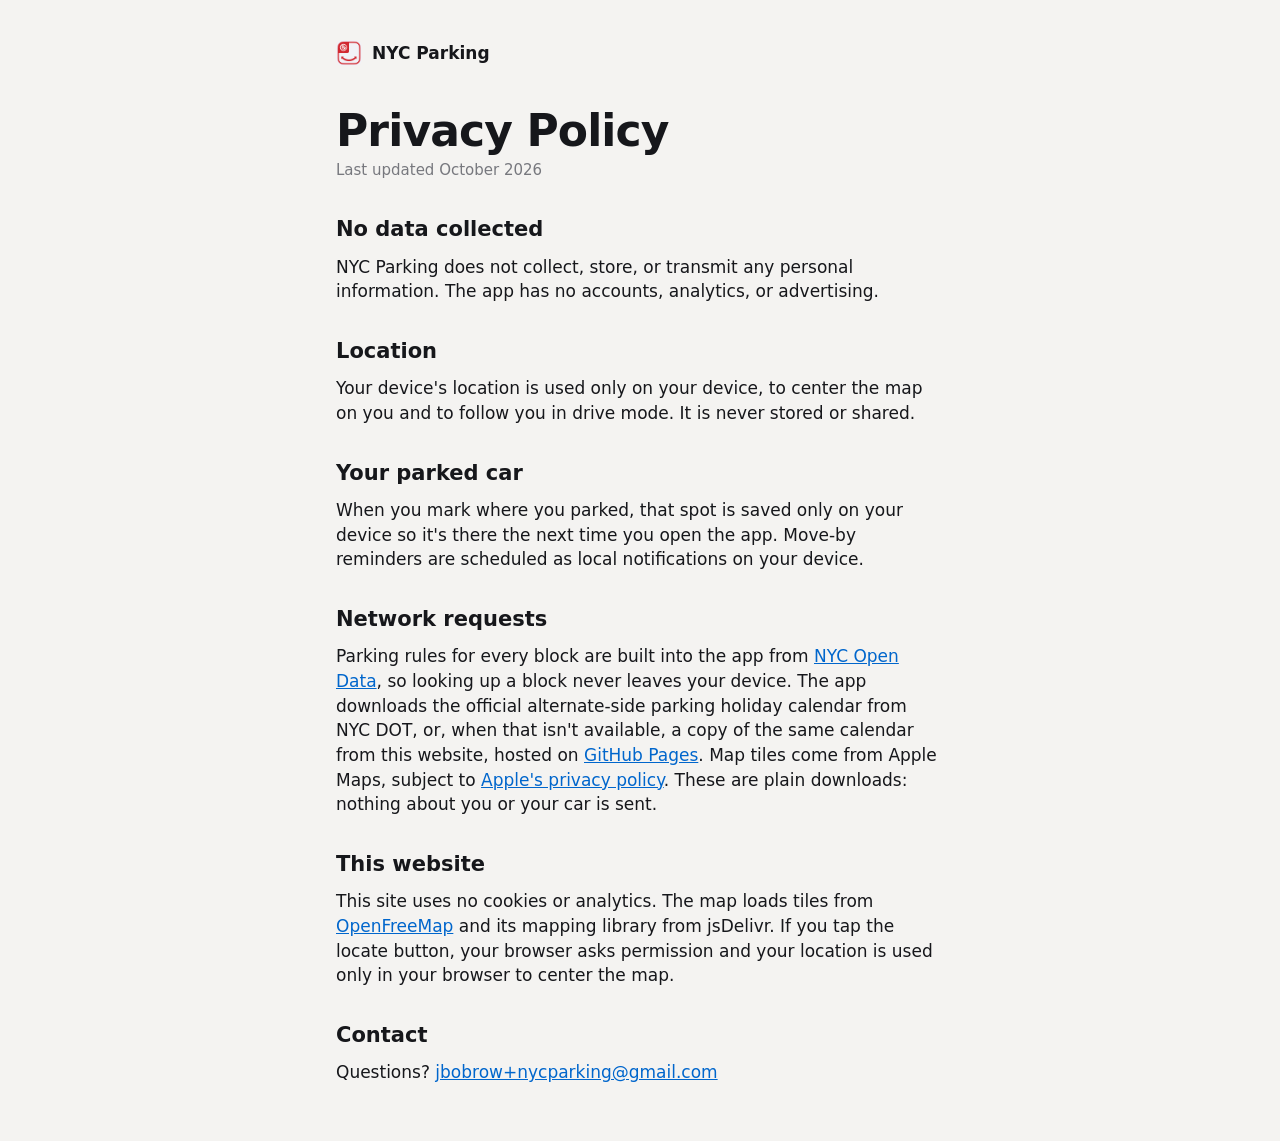
<file: docs/privacy.html>
<!DOCTYPE html>
<html lang="en">
<head>
  <meta charset="utf-8">
  <meta name="viewport" content="width=device-width, initial-scale=1, viewport-fit=cover">
  <title>Privacy Policy — NYC Parking</title>
  <meta name="theme-color" content="#f4f3f1">
  <link rel="icon" href="icon.png" type="image/png">
  <link rel="stylesheet" href="style.css?v=1.7.0">
</head>
<body>
  <main class="doc">
    <a class="back" href="./"><img src="icon.png" alt="">NYC Parking</a>

    <h1>Privacy Policy</h1>
    <p class="updated">Last updated October 2026</p>

    <h2>No data collected</h2>
    <p>NYC Parking does not collect, store, or transmit any personal information. The app has no accounts, analytics, or advertising.</p>

    <h2>Location</h2>
    <p>Your device's location is used only on your device, to center the map on you and to follow you in drive mode. It is never stored or shared.</p>

    <h2>Your parked car</h2>
    <p>When you mark where you parked, that spot is saved only on your device so it's there the next time you open the app. Move-by reminders are scheduled as local notifications on your device.</p>

    <h2>Network requests</h2>
    <p>Parking rules for every block are built into the app from <a href="https://opendata.cityofnewyork.us">NYC Open Data</a>, so looking up a block never leaves your device. The app downloads the official alternate-side parking holiday calendar from NYC DOT, or, when that isn't available, a copy of the same calendar from this website, hosted on <a href="https://docs.github.com/en/site-policy/privacy-policies/github-general-privacy-statement">GitHub Pages</a>. Map tiles come from Apple Maps, subject to <a href="https://www.apple.com/legal/privacy/">Apple's privacy policy</a>. These are plain downloads: nothing about you or your car is sent.</p>

    <h2>This website</h2>
    <p>This site uses no cookies or analytics. The map loads tiles from <a href="https://openfreemap.org">OpenFreeMap</a> and its mapping library from jsDelivr. If you tap the locate button, your browser asks permission and your location is used only in your browser to center the map.</p>

    <h2>Contact</h2>
    <p>Questions? <a href="mailto:jbobrow+nycparking@gmail.com">jbobrow+nycparking@gmail.com</a></p>
  </main>
</body>
</html>
</file>
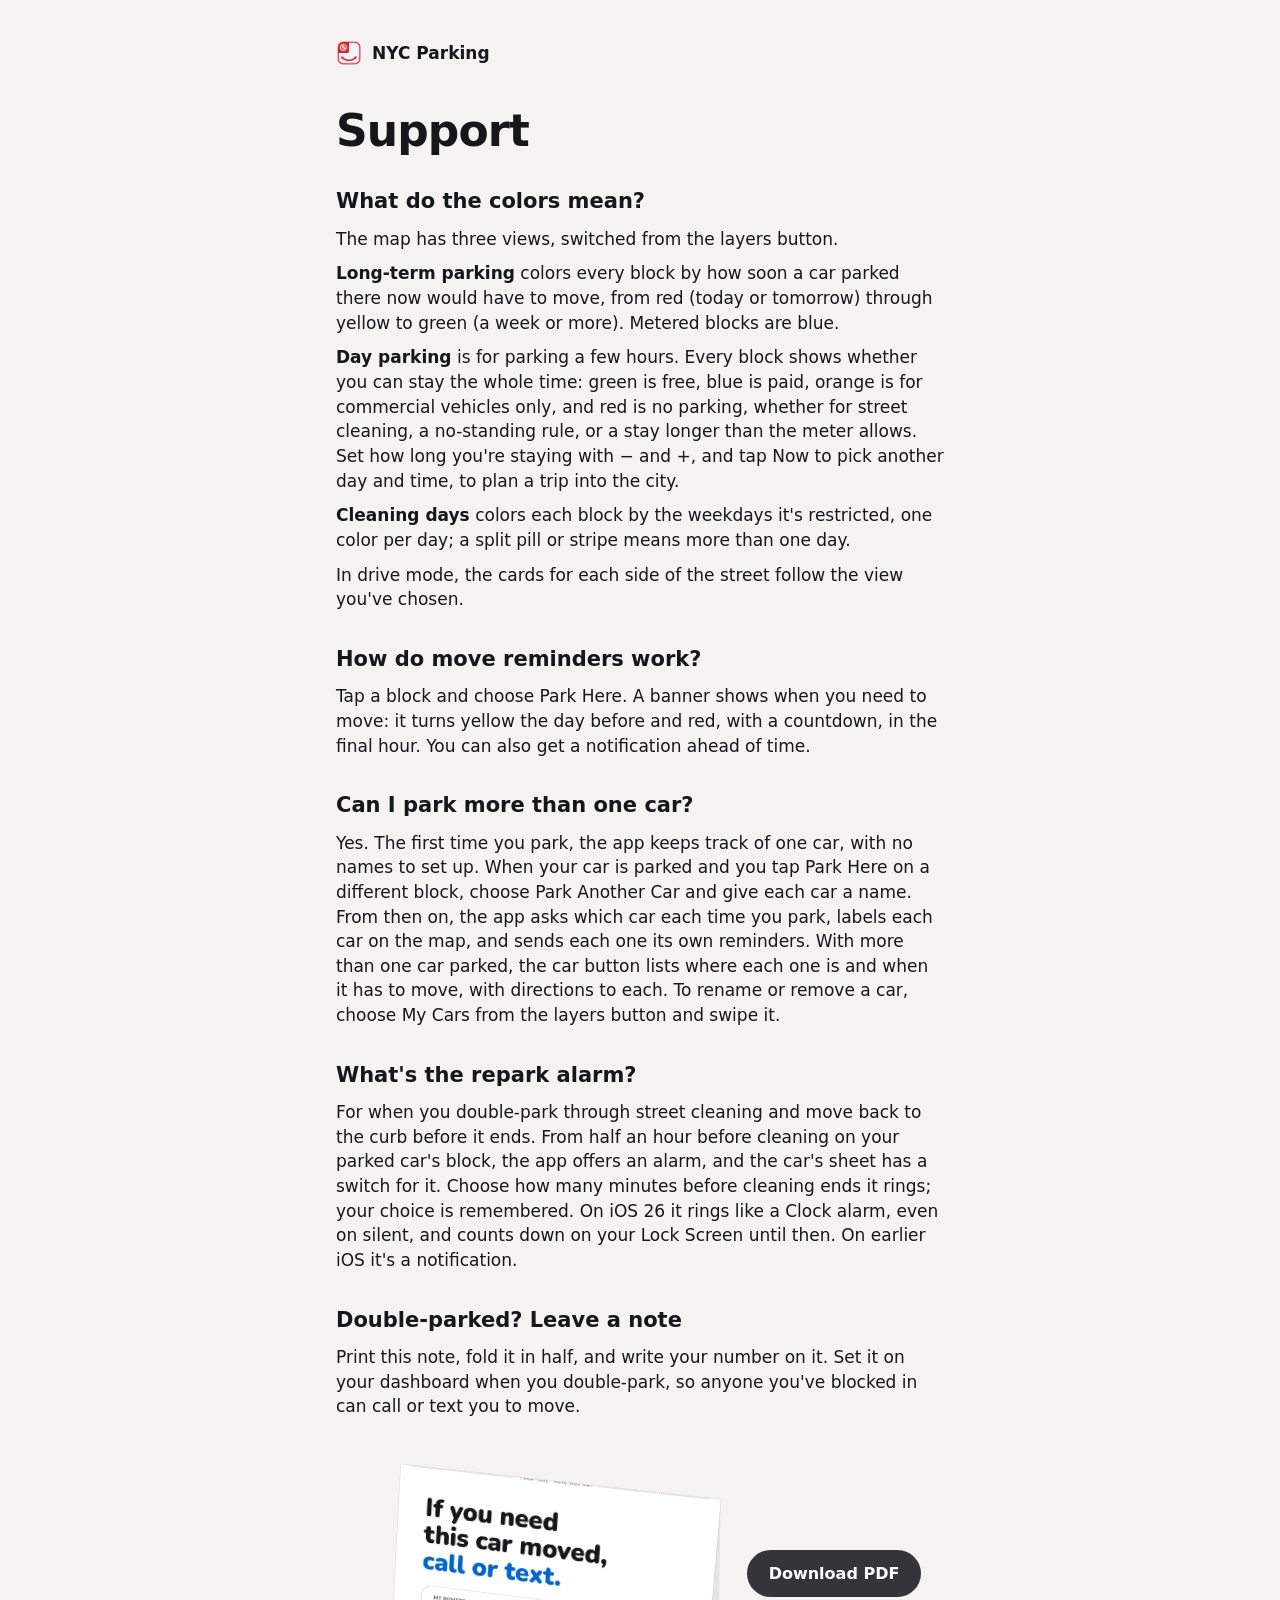
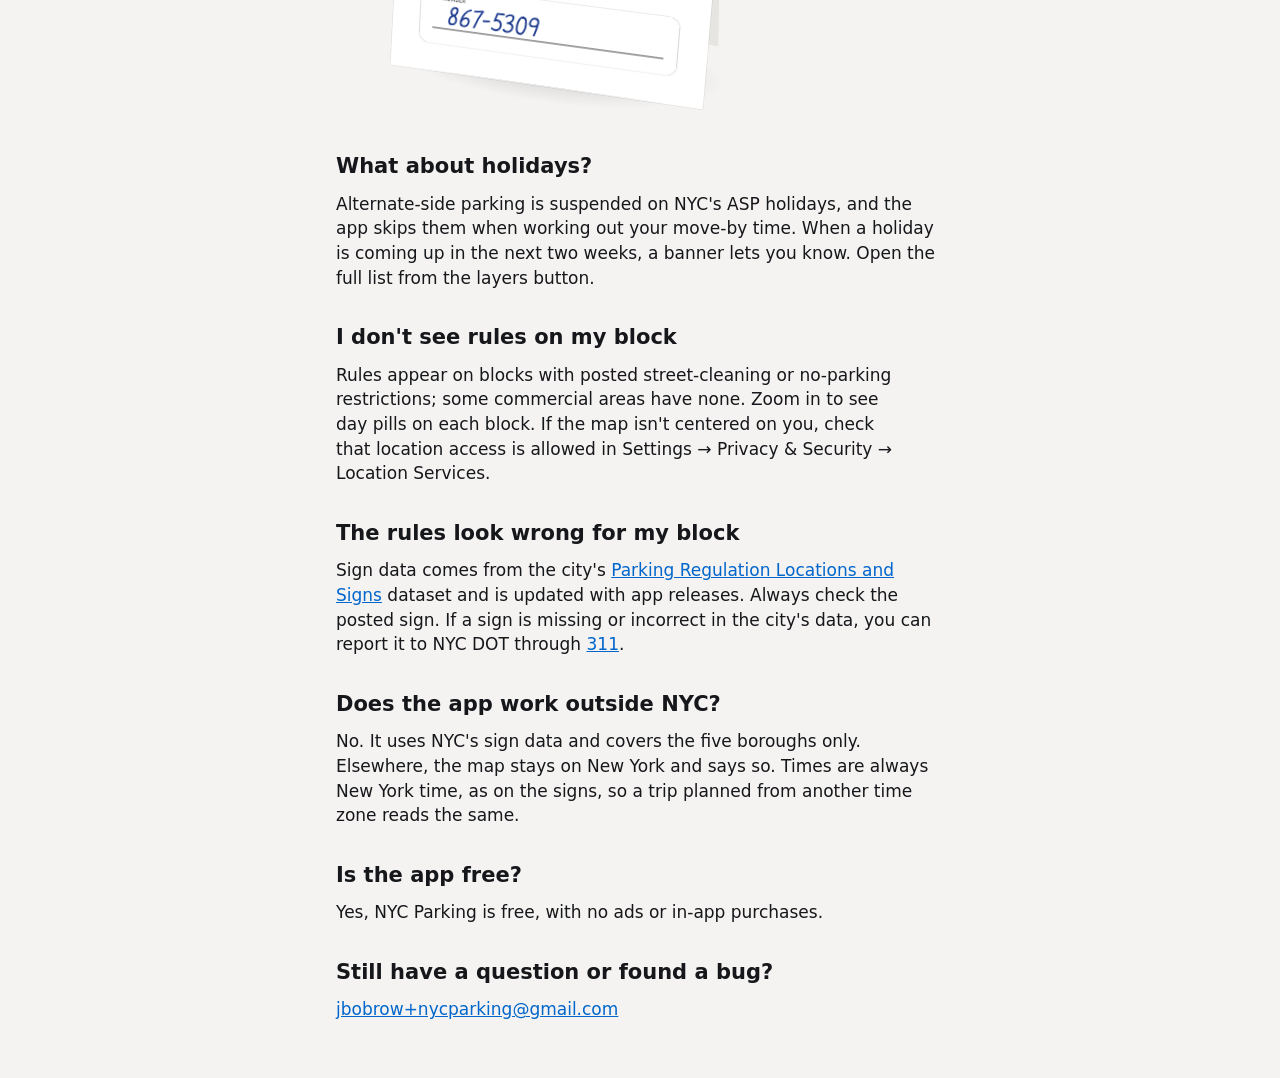
<file: docs/support.html>
<!DOCTYPE html>
<html lang="en">
<head>
  <meta charset="utf-8">
  <meta name="viewport" content="width=device-width, initial-scale=1, viewport-fit=cover">
  <title>Support — NYC Parking</title>
  <meta name="theme-color" content="#f4f3f1">
  <link rel="icon" href="icon.png" type="image/png">
  <link rel="stylesheet" href="style.css?v=1.7.1">
</head>
<body>
  <main class="doc">
    <a class="back" href="./"><img src="icon.png" alt="">NYC Parking</a>

    <h1>Support</h1>

    <h2>What do the colors mean?</h2>
    <p>The map has three views, switched from the layers button.</p>
    <p><strong>Long-term parking</strong> colors every block by how soon a car parked there now would have to move, from red (today or tomorrow) through yellow to green (a week or more). Metered blocks are blue.</p>
    <p><strong>Day parking</strong> is for parking a few hours. Every block shows whether you can stay the whole time: green is free, blue is paid, orange is for commercial vehicles only, and red is no parking, whether for street cleaning, a no-standing rule, or a stay longer than the meter allows. Set how long you're staying with − and +, and tap Now to pick another day and time, to plan a trip into the city.</p>
    <p><strong>Cleaning days</strong> colors each block by the weekdays it's restricted, one color per day; a split pill or stripe means more than one day.</p>
    <p>In drive mode, the cards for each side of the street follow the view you've chosen.</p>

    <h2>How do move reminders work?</h2>
    <p>Tap a block and choose Park Here. A banner shows when you need to move: it turns yellow the day before and red, with a countdown, in the final hour. You can also get a notification ahead of time.</p>

    <h2>Can I park more than one car?</h2>
    <p>Yes. The first time you park, the app keeps track of one car, with no names to set up. When your car is parked and you tap Park Here on a different block, choose Park Another Car and give each car a name. From then on, the app asks which car each time you park, labels each car on the map, and sends each one its own reminders. With more than one car parked, the car button lists where each one is and when it has to move, with directions to each. To rename or remove a car, choose My Cars from the layers button and swipe it.</p>

    <h2>What's the repark alarm?</h2>
    <p>For when you double-park through street cleaning and move back to the curb before it ends. From half an hour before cleaning on your parked car's block, the app offers an alarm, and the car's sheet has a switch for it. Choose how many minutes before cleaning ends it rings; your choice is remembered. On iOS 26 it rings like a Clock alarm, even on silent, and counts down on your Lock Screen until then. On earlier iOS it's a notification.</p>

    <h2>Double-parked? Leave a note</h2>
    <p>Print this note, fold it in half, and write your number on it. Set it on your dashboard when you double-park, so anyone you've blocked in can call or text you to move.</p>
    <div class="dash-note-row">
      <figure class="dash-note" role="img" aria-label="The note folded in half and standing on a dashboard, with 867-5309 written in as the number">
        <div class="note">
          <div class="note-half note-back"></div>
          <div class="note-shadow"></div>
          <div class="note-half note-front">
            <!-- 867-5309, in pen -->
            <svg class="note-number" viewBox="-3 -25 128 29" fill="none" stroke="currentColor" stroke-width="2.3" stroke-linecap="round" stroke-linejoin="round">
              <g transform="skewX(-10)">
                <path transform="translate(0 0) rotate(-2)" d="M7 -11C2 -13 2 -21 7.5 -21C12 -21 12 -13 7 -11C1 -9 1.5 0 7 0C13 0 12.5 -9 7 -11"/>
                <path transform="translate(15 0) rotate(1)" d="M11 -21C5 -19 2 -12 2 -6C2 -1 5 0 7 0C11 0 12 -3 12 -6C12 -10 8 -11 6 -10C4 -9 2.5 -7.5 2.5 -5"/>
                <path transform="translate(30 0) rotate(-1)" d="M2 -20L12 -21C9 -15 6.5 -8 5 0"/>
                <path transform="translate(44 0)" d="M1 -9.5L8 -10"/>
                <path transform="translate(55 0) rotate(2)" d="M4 -21L3 -12C6 -14 12 -13 12 -6C12 -1 7 1 2 -2M4 -21L12 -21.5"/>
                <path transform="translate(70 0) rotate(-2)" d="M2 -19C5 -22 12 -22 11 -16C10 -12 6 -11 5 -11C9 -11 13 -9 12 -4C11 1 4 1 2 -2"/>
                <path transform="translate(85 0) rotate(1)" d="M7 -21C2 -21 1 -12 2 -7C3 -1 6 0 8 0C12 0 13 -8 12 -13C11 -19 9 -21 6 -20"/>
                <path transform="translate(100 0) rotate(-1)" d="M12 -15C12 -20 9 -21 7 -21C3 -21 2 -17 2 -15C2 -12 5 -11 7 -11C10 -11 12 -13 12 -16C12 -10 11 -4 10 0"/>
              </g>
            </svg>
          </div>
        </div>
      </figure>
      <a class="download" href="dash-note.pdf?v=2" download="NYC Parking dash note.pdf">Download PDF</a>
    </div>

    <h2>What about holidays?</h2>
    <p>Alternate-side parking is suspended on NYC's ASP holidays, and the app skips them when working out your move-by time. When a holiday is coming up in the next two weeks, a banner lets you know. Open the full list from the layers button.</p>

    <h2>I don't see rules on my block</h2>
    <p>Rules appear on blocks with posted street-cleaning or no-parking restrictions; some commercial areas have none. Zoom in to see day pills on each block. If the map isn't centered on you, check that location access is allowed in Settings → Privacy &amp; Security → Location Services.</p>

    <h2>The rules look wrong for my block</h2>
    <p>Sign data comes from the city's <a href="https://data.cityofnewyork.us/Transportation/Parking-Regulation-Locations-and-Signs/nfid-uabd/about_data">Parking Regulation Locations and Signs</a> dataset and is updated with app releases. Always check the posted sign. If a sign is missing or incorrect in the city's data, you can report it to NYC DOT through <a href="https://portal.311.nyc.gov">311</a>.</p>

    <h2>Does the app work outside NYC?</h2>
    <p>No. It uses NYC's sign data and covers the five boroughs only. Elsewhere, the map stays on New York and says so. Times are always New York time, as on the signs, so a trip planned from another time zone reads the same.</p>

    <h2>Is the app free?</h2>
    <p>Yes, NYC Parking is free, with no ads or in-app purchases.</p>

    <h2>Still have a question or found a bug?</h2>
    <p><a href="mailto:jbobrow+nycparking@gmail.com">jbobrow+nycparking@gmail.com</a></p>
  </main>
</body>
</html>
</file>
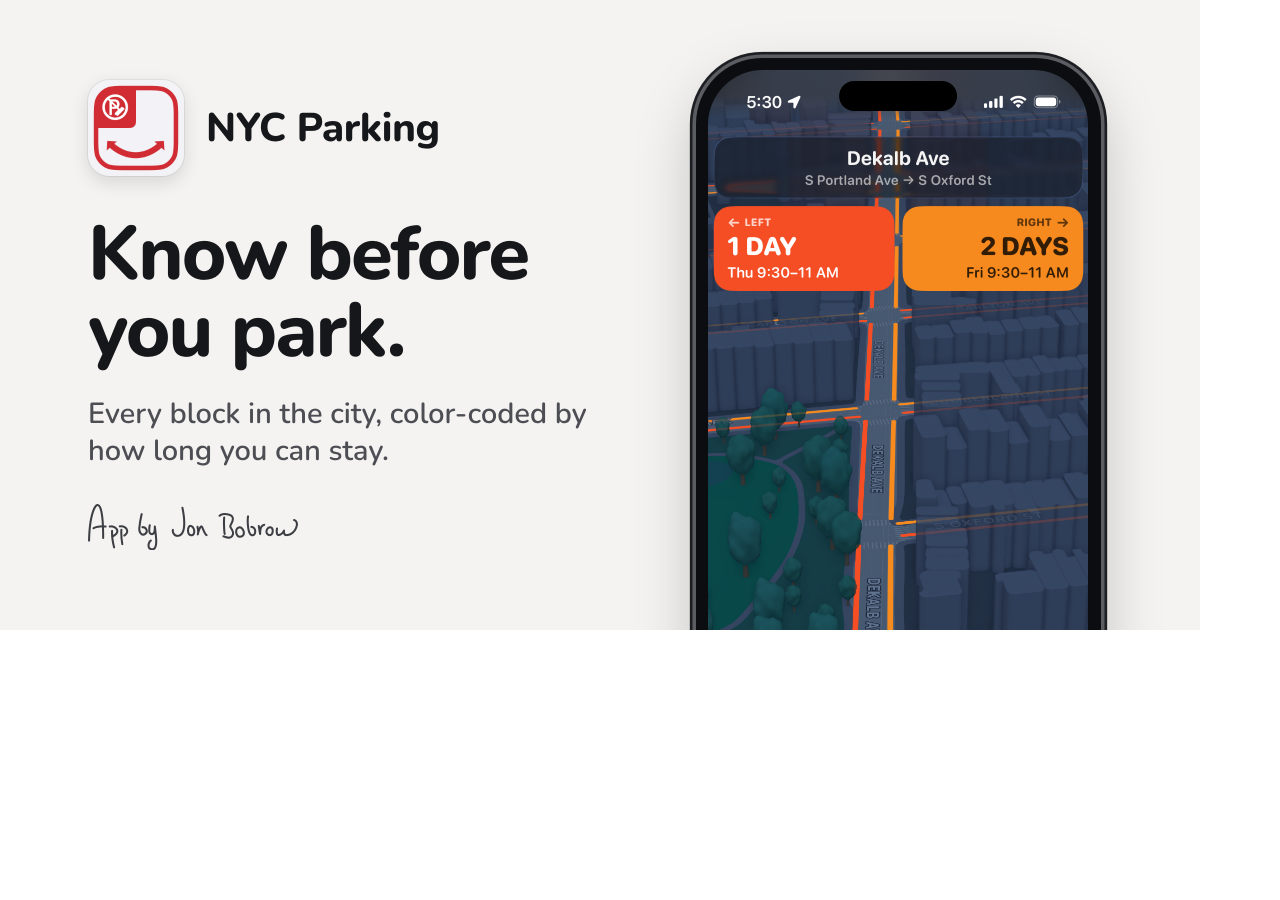
<file: og/og-video.html>
<!DOCTYPE html>
<html lang="en">
<head>
<!-- Source for the site's share video (og:video), 1200x630 drawn at 2x.
     It starts from the share image itself (docs/og.png), so the headline keeps
     the Mac's fonts, and moves only the phone: driving up DeKalb Ave, the map
     rolls toward you, and as you cross S Oxford St the header moves on to the
     next block. The cards stay put because the next block has the same rules
     (left side Thursday, right side Friday 9:30-11, in docs/data/blocks.json).
     At the end the screen dissolves back to the share image, so the 8-second
     loop opens and closes on the same frame. Open it in a browser to watch it
     loop; re-render the video with ./render-video.sh -->
<meta charset="utf-8">
<title>NYC Parking share video</title>
<link rel="stylesheet" href="https://fonts.googleapis.com/css2?family=Nunito:wght@600&display=block">
<style>
  * { margin: 0; padding: 0; box-sizing: border-box; }
  html, body { width: 1200px; height: 630px; overflow: hidden; }
  body { background: url(../docs/og.png) 0 0 / 1200px 630px no-repeat; position: relative; }

  /* The map below the cards, inside the screen (measured from og.png at 2x:
     screen x 1416-2175, cards end at y 581). It grows from where DeKalb meets
     the cards' bottom edge, so the road rolls toward you and nothing from
     behind the cards slides into view. */
  .map { position: absolute; left: 708px; top: 291px; width: 379.5px; height: 339px; overflow: hidden; }
  .map div {
    position: absolute; left: -708px; top: -291px; width: 1200px; height: 630px;
    background: url(../docs/og.png) 0 0 / 1200px 630px no-repeat;
    transform-origin: 899px 291px;
  }

  /* The header's second line: a patch of the header's own background
     (rows above and below the text, blended) covers the old cross streets */
  .patch { position: absolute; left: 793px; top: 172.5px; width: 212px; height: 15.5px; background: url(header-patch.png) 0 0 / 100% 100%; opacity: 0; }
  .next {
    position: absolute; left: 898px; top: 173px; transform: translateX(-50%);
    font: 600 13.6px/1 Nunito, ui-rounded, sans-serif; color: rgb(178 175 176);
    white-space: nowrap; opacity: 0;
  }
  .next svg { width: 10px; height: 9px; margin: 0 3px 0 4px; vertical-align: 0; }
</style>
</head>
<body>
  <div class="map"><div id="map"></div></div>
  <div class="patch" id="patch"></div>
  <div class="next" id="next">S Oxford St<svg viewBox="0 0 10 9" fill="none" stroke="currentColor" stroke-width="1.7" stroke-linecap="round" stroke-linejoin="round"><path d="M1 4.5h7.6M5.3 1.2l3.3 3.3-3.3 3.3"/></svg>Cumberland St</div>
  <script>
  // 8-second loop, in seconds
  const T = 8;
  const map = document.getElementById('map'), patch = document.getElementById('patch'), next = document.getElementById('next');
  const clamp = (x) => Math.max(0, Math.min(1, x));
  const smooth = (x) => { x = clamp(x); return x * x * (3 - 2 * x); };
  // Pull away, cruise, ease to a stop: a smoothstep on distance
  const drive = (t) => smooth((t - .5) / 6.1);

  window.seek = (time) => {
    const t = ((time % T) + T) % T;
    map.style.transform = `scale(${(1 + .2 * drive(t)).toFixed(4)})`;
    // Crossing S Oxford St: the next block's cross streets fade in
    const label = smooth((t - 3.3) / .35);
    // Then the screen dissolves back to the share image
    const back = smooth((t - 7.0) / .6);
    patch.style.opacity = (label * (1 - back)).toFixed(3);
    next.style.opacity = (label * (1 - back)).toFixed(3);
    map.parentElement.style.opacity = (1 - back).toFixed(3);
  };
  seek(0);
  const t0 = performance.now();
  (function tick() { if (!window.__frozen) seek((performance.now() - t0) / 1000); requestAnimationFrame(tick); })();
  </script>
</body>
</html>
</file>
<file: docs/style.css>
:root {
  /* Light page, like the Cookbo and Audio Bubble sites. */
  --bg: #f4f3f1;
  --fg: #16171b;
  --muted: #77787e;
  --pill: #34353b;
  --blue: #0066cc;
  /* The map card stays dark, like the app, with its own tokens. */
  --map-bg: #16181e;
  --map-fg: #f3f3f5;
  --map-muted: #8b8e99;
  --card: rgb(30 31 37 / 0.82);
  --sign-red: #d0202e;   /* the app icon's sign */
  --mon: #3d85f5;
  --tue: #f5802e;
  --wed: #33c780;
  --thu: #ad52eb;
  --fri: #f04352;
  --sat: #f0bd1f;
  --sun: #4dc2e6;
  --font: ui-rounded, "SF Pro Rounded", "Nunito", system-ui, -apple-system, sans-serif;
  color-scheme: light;
}

* { box-sizing: border-box; margin: 0; padding: 0; }

html, body { background: var(--bg); color: var(--fg); }

body {
  font-family: var(--font);
  -webkit-font-smoothing: antialiased;
  -webkit-tap-highlight-color: transparent;
  line-height: 1.45;
}

a { color: inherit; }

/* Home */

.page {
  min-height: 100svh;
  display: flex;
  flex-direction: column;
  align-items: center;
  padding: max(28px, env(safe-area-inset-top)) 16px max(20px, env(safe-area-inset-bottom));
  text-align: center;
}

.app-icon {
  display: block;
  width: clamp(40px, 8vw, 56px);
  height: auto;
  border-radius: 22.5%;
  margin: 0 auto 12px;
  box-shadow: 0 4px 14px rgb(22 23 27 / 0.16);
}

h1 {
  font-size: clamp(34px, 7vw, 56px);
  font-weight: 700;
  letter-spacing: -0.02em;
  line-height: 1.05;
}

.tagline {
  margin-top: 10px;
  font-size: clamp(17px, 2.6vw, 21px);
  color: var(--muted);
  text-wrap: balance;
}

.stage {
  flex: 1;
  width: 100%;
  max-width: 1100px;
  min-height: 420px;
  margin-top: 24px;
  position: relative;
  border-radius: 28px;
  overflow: hidden;
  background: var(--map-bg);
  color: var(--map-fg);
  box-shadow: 0 1px 2px rgb(22 23 27 / 0.08), 0 18px 44px rgb(22 23 27 / 0.18);
}

#map {
  position: absolute;
  inset: 0;
}

/* Day pills: the legend and the readout's rule rows */

.d {
  display: inline-block;
  padding: 4px 9px;
  font-size: 11px;
  font-weight: 700;
  line-height: 1.2;
  color: #fff;
  letter-spacing: 0.02em;
}
.d.mon { background: var(--mon); }
.d.tue { background: var(--tue); }
.d.wed { background: var(--wed); }
.d.thu { background: var(--thu); }
.d.fri { background: var(--fri); }
.d.sat { background: var(--sat); }
.d.sun { background: var(--sun); }

.legend {
  position: absolute;
  left: 10px;
  top: 10px;
  display: flex;
  border-radius: 999px;
  overflow: hidden;
  box-shadow: 0 2px 10px rgb(0 0 0 / 0.4);
  pointer-events: none;
}

.legend.countdown,
.legend.dayparking {
  align-items: center;
  background: var(--card);
  backdrop-filter: blur(12px);
  -webkit-backdrop-filter: blur(12px);
  padding: 5px 5px 5px 12px;
  gap: 0;
}
.legend.countdown .label,
.legend.dayparking .label {
  margin-right: 8px;
  font-size: 11px;
  font-weight: 700;
  color: var(--map-muted);
}
.legend[hidden] { display: none; }

.u {
  display: inline-block;
  min-width: 22px;
  padding: 4px 6px;
  font-size: 11px;
  font-weight: 700;
  line-height: 1.2;
  text-align: center;
  color: #fff;
}
.legend .u:nth-of-type(2) { border-radius: 999px 0 0 999px; }
.legend .u:last-child { border-radius: 0 999px 999px 0; }

/* View toggle */

.modes {
  position: absolute;
  left: 50%;
  bottom: 12px;
  transform: translateX(-50%);
  display: flex;
  padding: 4px;
  border-radius: 999px;
  background: var(--card);
  backdrop-filter: blur(12px);
  -webkit-backdrop-filter: blur(12px);
  box-shadow: 0 2px 10px rgb(0 0 0 / 0.4);
  white-space: nowrap;
}
.modes button {
  border: 0;
  background: none;
  color: var(--map-muted);
  font: 700 13px/1 var(--font);
  padding: 9px 14px;
  border-radius: 999px;
  cursor: pointer;
  transition: background 0.15s ease, color 0.15s ease;
}
.modes button[aria-pressed="true"] {
  background: var(--map-fg);
  color: var(--map-bg);
}

.readout {
  margin-top: 16px;
  min-height: 3.2em;
  max-width: 44ch;
  font-size: 17px;
  font-weight: 600;
  text-wrap: balance;
}
.readout .where { color: var(--muted); font-weight: 500; }
.readout .rules {
  display: flex;
  flex-direction: column;
  align-items: center;
  gap: 6px;
  margin-top: 8px;
}
.readout .rule {
  display: flex;
  align-items: center;
  gap: 10px;
  font-size: 15px;
}
.readout .pills { display: inline-flex; border-radius: 999px; overflow: hidden; }
.readout .move {
  display: flex;
  align-items: center;
  justify-content: center;
  gap: 8px;
  margin-top: 8px;
  font-size: 15px;
}
.readout .move .u { border-radius: 999px; padding: 4px 9px; }

/* What's new: a parking sign on a perforated post, planted in the map's
   corner. It rotates in about a pivot far below the map, so one small turn
   sweeps it in from out of sight on the left along a gentle arc, settling
   upright on a damped spring. Closing it turns it back out. */
/* Sized in em off one base size, so it scales up whole on wider screens */
.new-sign {
  position: absolute;
  left: 28px;
  bottom: 0;
  font-size: 10px;
  width: 16.2em;
  padding-bottom: 7.6em;   /* how much post shows below the sign */
  transform: rotate(-18deg);
  transform-origin: 3em calc(100% + 100em);   /* far below the post */
  filter: drop-shadow(0 0.5em 1em rgb(0 0 0 / 0.5));
}
.new-sign.in {
  animation: sign-in 0.75s ease-out both;
  /* A damped spring: one small overshoot, then settles */
  animation-timing-function: linear(0, 0.054, 0.187, 0.359, 0.541, 0.712, 0.857, 0.97, 1.05, 1.099, 1.122, 1.126, 1.115, 1.097, 1.074, 1.051, 1.031, 1.013, 1, 0.992, 0.986, 0.984, 0.984, 0.986, 0.989, 0.992, 0.994, 0.997, 0.999, 1, 1);
}
.new-sign.out { animation: sign-out 0.35s cubic-bezier(0.5, 0, 0.75, 0) both; }
@keyframes sign-in {
  from { transform: rotate(-18deg); }
  to   { transform: rotate(0); }
}
@keyframes sign-out {
  from { transform: rotate(0); }
  to   { transform: rotate(-18deg); }
}
/* Like the app icon's sign: white, rounded, with a thin red stroke just
   inside the edge */
.sign {
  position: relative;
  z-index: 1;
  padding: 1.6em 1.6em 1.8em;
  border-radius: 1.4em;
  background: #fbfaf6;
  /* The ring, then a shadow of its own that falls on the post too */
  box-shadow: inset 0 0 0 0.35em #fbfaf6, inset 0 0 0 0.6em var(--sign-red), 0 0.5em 1em rgb(0 0 0 / 0.4);
  color: var(--sign-red);
  /* Narrow like street-sign lettering: Apple's condensed Helvetica, else Arial Narrow */
  font-family: "HelveticaNeue-CondensedBold", "Helvetica Neue Condensed Bold", "Arial Narrow", "Roboto Condensed", "Helvetica Neue", Arial, sans-serif;
  font-stretch: condensed;
  line-height: 1.1;
  text-align: left;
  text-transform: uppercase;
}
/* Two rivets where it's fixed to the post, each touching the red stroke and
   through one of the post's holes (main.js spaces the holes to fit) */
.sign::before, .sign::after {
  content: "";
  position: absolute;
  left: 3em;
  width: 0.7em;
  height: 0.7em;
  margin-left: -0.35em;
  border-radius: 50%;
  background: #cfd2d6;
  box-shadow: inset 0 0 0 1px rgb(0 0 0 / 0.35);
}
.sign::before { top: 0.6em; z-index: 1; }   /* through the badge */
.sign::after { bottom: 0.6em; }
/* A red square in the top-left corner, merging with the stroke like the
   icon's, with an App Store mark; the version sits beside it on two lines */
.sign-badge {
  position: absolute;
  top: 0.35em;
  left: 0.35em;
  width: 4.4em;
  height: 4.4em;
  display: grid;
  place-items: center;
  border-radius: 1.05em 0 1em 0;
  background: var(--sign-red);
  color: #fff;
}
.sign-badge svg { width: 3.25em; height: 3.25em; }
.sign-head { min-height: 3em; padding-left: 3.6em; }
.sign-new { font-size: 1.1em; font-weight: 700; letter-spacing: 0.04em; line-height: 1.15; }
.sign-new .version { font-size: 1.45em; letter-spacing: 0; }
.sign-title { margin-top: 0.25em; font-size: 1.6em; font-weight: 800; white-space: nowrap; }
.sign-body { margin-top: 0.35em; font-size: 1.2em; font-weight: 700; letter-spacing: 0.02em; }
.sign-close {
  position: absolute;
  /* Its own font size is 1.8× the sign's, so these ems are of that */
  top: 0.5em;
  right: 0.5em;
  width: 1.1em;
  height: 1.1em;
  border: 0;
  background: none;
  color: #9a9ca2;
  font: 1.8em/1 system-ui, sans-serif;
  cursor: pointer;
}
.sign-close:hover { color: #16171b; }
/* Square steel post under the sign's left side, light and flat with an
   outline, its holes punched right through (a mask), so the map shows in them */
.post {
  position: absolute;
  top: 0.95em;   /* level with the top rivet's center, where a hole falls */
  bottom: 0;
  left: 3em;
  width: 2.2em;
  margin-left: -1.1em;
  border: 1px solid rgb(0 0 0 / 0.35);
  border-bottom: 0;
  background: #d9dce0;
  --holes: radial-gradient(circle, transparent 0.25em, #000 0.31em) center calc(var(--hole-gap, 1.5em) / -2) / 2.2em var(--hole-gap, 1.5em) repeat-y;
  -webkit-mask: var(--holes);
  mask: var(--holes);
}
@media (min-width: 768px) {
  .new-sign { left: 40px; font-size: 13px; }
}
@media (prefers-reduced-motion: reduce) {
  .new-sign.in { animation: none; transform: none; }
  .new-sign.out { animation: none; }
}

.download {
  margin-top: 18px;
  display: inline-flex;
  align-items: center;
  gap: 8px;
  padding: 14px 26px;
  border-radius: 999px;
  background: var(--pill);
  color: #fff;
  font-size: 17px;
  font-weight: 700;
  text-decoration: none;
  transition: transform 0.15s ease;
}
.download svg { flex: none; margin-top: -2px; }   /* optical centering: the logo's leaf sits high */
.download:hover { transform: scale(1.04); }
.download:active { transform: scale(0.97); }

.footer-links {
  margin-top: 26px;
  display: flex;
  gap: 22px;
  font-size: 14px;
  color: var(--muted);
}
.footer-links a, .made-by a { text-decoration: none; }
.footer-links a:hover, .made-by a:hover { color: var(--fg); }

.made-by {
  margin-top: 8px;
  font-size: 14px;
  color: var(--muted);
}

/* "App by Jon Bobrow", the same signature as in the app */
.by-jon { display: inline-block; margin-top: 14px; color: var(--muted); transition: color 0.15s; }
.by-jon:hover { color: var(--fg); }
.by-jon svg { display: block; width: 150px; height: auto; }

/* Map controls, restyled for the dark card */

.maplibregl-ctrl-group {
  background: var(--card);
  backdrop-filter: blur(12px);
  -webkit-backdrop-filter: blur(12px);
  border-radius: 14px !important;
  box-shadow: 0 2px 10px rgb(0 0 0 / 0.4) !important;
}
.maplibregl-ctrl-group button + button { border-top-color: rgb(255 255 255 / 0.08); }
.maplibregl-ctrl-group button .maplibregl-ctrl-icon { filter: invert(1); }
.maplibregl-ctrl-attrib {
  background: rgb(18 19 24 / 0.7) !important;
  color: var(--map-muted);
  font-family: var(--font);
}
.maplibregl-ctrl-attrib a, .maplibregl-ctrl-attrib-inner { color: var(--map-muted); }
.maplibregl-ctrl-attrib-button { filter: invert(1); }

/* Privacy and Support */

.doc {
  max-width: 640px;
  margin: 0 auto;
  padding: max(40px, env(safe-area-inset-top)) 16px 56px;
}
.doc .back {
  display: inline-flex;
  align-items: center;
  gap: 10px;
  font-weight: 700;
  font-size: 17px;
  text-decoration: none;
}
.doc .back img { width: 26px; height: 26px; border-radius: 22.5%; }
.doc h1 { margin-top: 36px; font-size: clamp(32px, 6vw, 44px); }
.doc .updated { margin-top: 6px; color: var(--muted); font-size: 15px; }
.doc h2 { margin-top: 32px; font-size: 21px; }
.doc p, .doc li { margin-top: 10px; font-size: 17px; text-wrap: pretty; }
.doc ul { padding-left: 1.2em; }
.doc a:not(.back) { color: var(--blue); }

/* The printable dash note on Support: the PDF's page folded in half, note
   side out, standing on the dash like a tent. Its front is the page's bottom
   half (the note, with a number written in); its back is the blank side of
   the top half. Real 3D, seen from above. */
/* The note and its download button side by side, stacked on phones */
.dash-note-row {
  display: flex;
  flex-wrap: wrap;
  align-items: center;
  justify-content: center;
  column-gap: 8px;
  margin-top: 8px;
}
.dash-note {
  position: relative;
  width: min(100%, 380px);
  aspect-ratio: 1.3;
  perspective: 1400px;
  perspective-origin: 50% 0;
}
.note {
  position: absolute;
  left: 10%;   /* the turn brings its left side nearer, so it sits right of center */
  right: 6%;
  top: 15%;   /* the fold, along the top of the tent */
  aspect-ratio: 612 / 396;   /* one half of the page */
  transform-style: preserve-3d;
  transform: rotateX(-24deg) rotateY(-14deg);
}
.note-half {
  position: absolute;
  inset: 0;
  transform-origin: 50% 0;
}
.note-front {
  background: url(dash-note.jpg?v=2) 0 100% / 100% 200% no-repeat;
  transform: rotateX(16deg);
  box-shadow: 0 0 0 0.5px rgb(0 0 0 / 0.12);
}
.note-back {
  background: #e6e5e2;   /* the blank side, turned from the light */
  transform: rotateX(-16deg);
}
/* Its shadow on the dash, under the tent's feet */
.note-shadow {
  position: absolute;
  left: -4%;
  width: 108%;
  top: 96.1%;   /* the feet: cos 16° down from the fold */
  height: 70%;
  transform-origin: 50% 0;
  transform: rotateX(90deg) translateY(-42%);
  background: radial-gradient(closest-side, rgb(22 23 27 / 0.22), rgb(22 23 27 / 0));
}
/* On the line: 13–87% across, 78% down the half */
.note-number {
  position: absolute;
  left: 17%;
  bottom: 22.8%;
  width: 33%;
  color: #1f3c8f;   /* ballpoint blue */
}
.doc a.download { margin-top: 0; color: #fff; font-size: 16px; padding: 12px 22px; }

/* Three views fit the toggle on a phone */
@media (max-width: 420px) {
  .modes button { padding: 9px 11px; font-size: 12px; }
}
</file>
